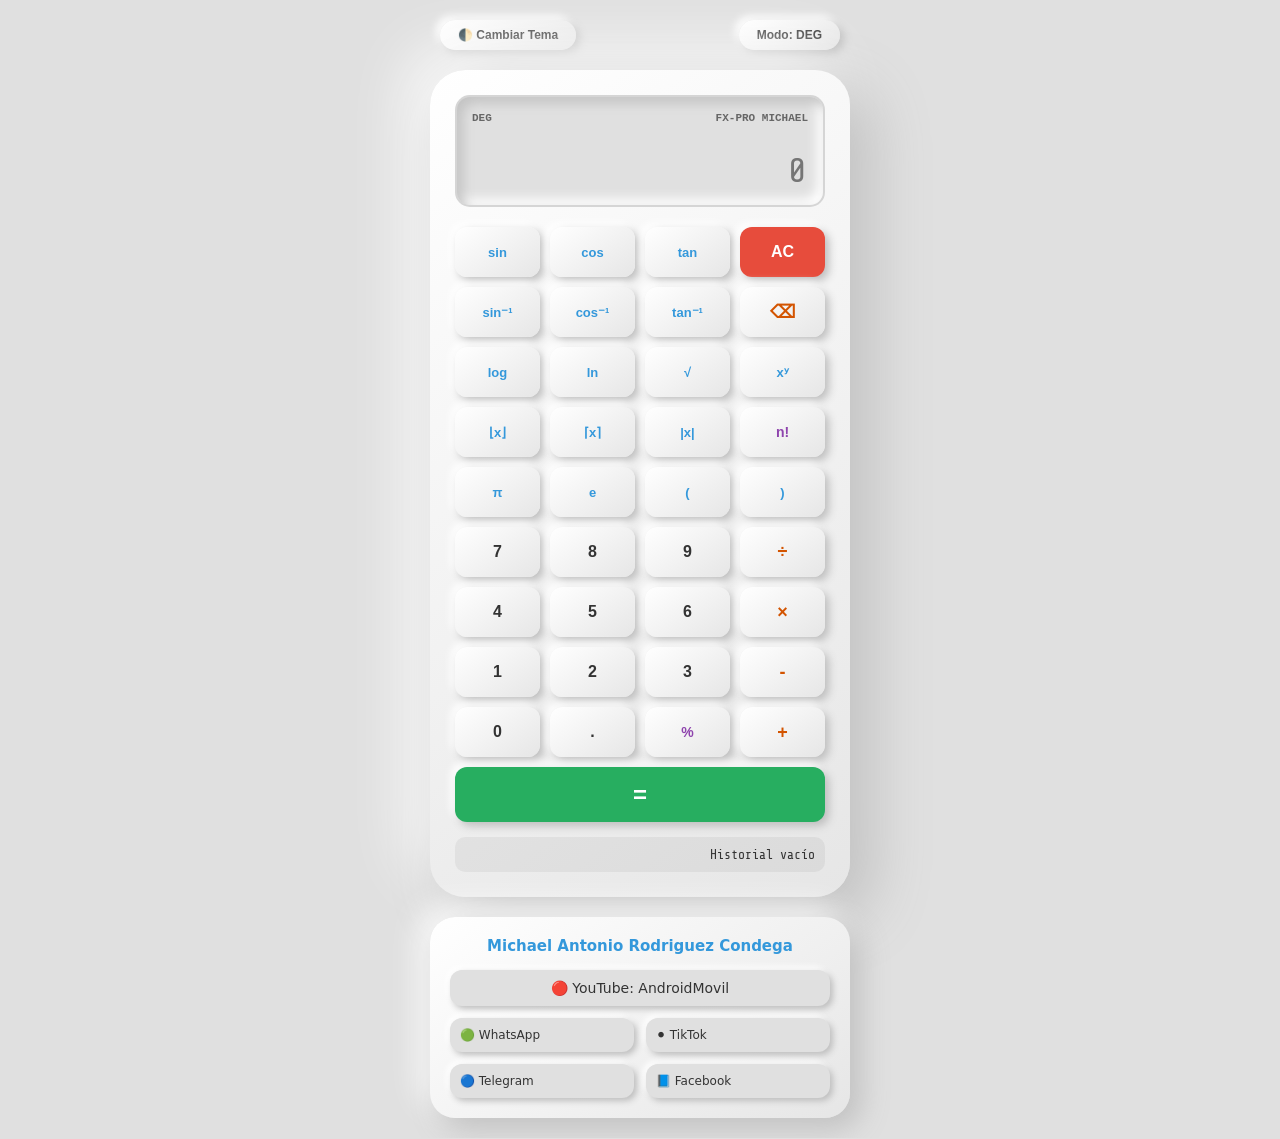
<file: index.html>
<!DOCTYPE html>
<html lang="es">
<head>
    <meta charset="UTF-8">
    <meta name="viewport" content="width=device-width, initial-scale=1.0">
    <meta name="description" content="Calculadora científica y financiera con diseño neumórfico. Desarrollada con HTML5, CSS3 y JavaScript puro. Incluye modo oscuro, historial y funciones avanzadas.">
    <meta name="keywords" content="calculadora científica, calculadora web, calculadora neumórfica, HTML5, CSS3, JavaScript, desarrollo web, portafolio, Michael Antonio Rodriguez Condega, calculadora online">
    <meta name="author" content="Michael Antonio Rodriguez Condega">
    
    <title>Calculadora Científica Pro - Michael</title>
    <link href="https://fonts.googleapis.com/css2?family=Share+Tech+Mono&display=swap" rel="stylesheet">
    
    <link rel="stylesheet" href="style.css">
</head>
<body>

<div class="container">
    <div class="top-controls">
        <button class="mode-btn" onclick="toggleTheme()">🌓 Cambiar Tema</button>
        <button id="deg-rad" class="mode-btn" onclick="toggleDegRad()">Modo: DEG</button>
    </div>

    <div class="calc">
        <div class="screen">
            <div class="info-panel">
                <span id="mode-info">DEG</span>
                <span>FX-PRO MICHAEL</span>
            </div>
            <div id="expression" class="expression"></div>
            <input type="text" id="display" placeholder="0" readonly>
        </div>
        
        <div class="buttons">
            <button class="btn btn-func" onclick="addFunc('sin')">sin</button>
            <button class="btn btn-func" onclick="addFunc('cos')">cos</button>
            <button class="btn btn-func" onclick="addFunc('tan')">tan</button>
            <button class="btn btn-clear" onclick="clearAll()">AC</button>
            
            <button class="btn btn-func" onclick="addFunc('asin')">sin⁻¹</button>
            <button class="btn btn-func" onclick="addFunc('acos')">cos⁻¹</button>
            <button class="btn btn-func" onclick="addFunc('atan')">tan⁻¹</button>
            <button class="btn btn-op" onclick="backspace()">⌫</button>
            
            <button class="btn btn-func" onclick="addFunc('log10')">log</button>
            <button class="btn btn-func" onclick="addFunc('log')">ln</button>
            <button class="btn btn-func" onclick="addFunc('sqrt')">√</button>
            <button class="btn btn-func" onclick="addChar('**')">xʸ</button>

            <button class="btn btn-func" onclick="addFunc('floor')">⌊x⌋</button>
            <button class="btn btn-func" onclick="addFunc('ceil')">⌈x⌉</button>
            <button class="btn btn-func" onclick="addFunc('abs')">|x|</button>
            <button class="btn btn-mem" onclick="addFact()">n!</button>

            <button class="btn btn-func" onclick="addChar('Math.PI')">π</button>
            <button class="btn btn-func" onclick="addChar('Math.E')">e</button>
            <button class="btn btn-func" onclick="addChar('(')">(</button>
            <button class="btn btn-func" onclick="addChar(')')">)</button>

            <button class="btn" onclick="addChar('7')">7</button>
            <button class="btn" onclick="addChar('8')">8</button>
            <button class="btn" onclick="addChar('9')">9</button>
            <button class="btn btn-op" onclick="addChar('/')">÷</button>
            
            <button class="btn" onclick="addChar('4')">4</button>
            <button class="btn" onclick="addChar('5')">5</button>
            <button class="btn" onclick="addChar('6')">6</button>
            <button class="btn btn-op" onclick="addChar('*')">×</button>
            
            <button class="btn" onclick="addChar('1')">1</button>
            <button class="btn" onclick="addChar('2')">2</button>
            <button class="btn" onclick="addChar('3')">3</button>
            <button class="btn btn-op" onclick="addChar('-')">-</button>
            
            <button class="btn" onclick="addChar('0')">0</button>
            <button class="btn" onclick="addChar('.')">.</button>
            <button class="btn btn-mem" onclick="addChar('%')">%</button>
            <button class="btn btn-op" onclick="addChar('+')">+</button>

            <button class="btn btn-eq" onclick="calculate()">=</button>
        </div>

        <div class="history-panel" id="history">
            Historial vacío
        </div>
    </div>

    <div class="footer">
        <h3>Michael Antonio Rodriguez Condega</h3>
        <div class="social-grid">
            <a href="https://youtube.com/@androidmovil" target="_blank" class="youtube-btn">🔴 YouTube: AndroidMovil</a>
            <a href="https://wa.me/message/IABPSKHOKNXLL1" target="_blank">🟢 WhatsApp</a>
            <a href="https://www.tiktok.com/@michaelarc1" target="_blank">⚫ TikTok</a>
            <a href="https://t.me/Michael_Antonio_Rodriguez" target="_blank">🔵 Telegram</a>
            <a href="https://www.facebook.com/share/1BScNU3XgD/" target="_blank">📘 Facebook</a>
        </div>
    </div>
</div>

<script src="script.js"></script>
</body>
</html>
</file>
<file: style.css>
:root {
    --bg: #e0e0e0;
    --calc-bg: linear-gradient(145deg, #ffffff, #e6e6e6);
    --text: #333;
    --shadow1: #bebebe;
    --shadow2: #ffffff;
    --accent-green: #27ae60;
    --accent-blue: #3498db;
    --accent-red: #e74c3c;
    --screen-bg: inset 6px 6px 12px #c4c4c4, inset -6px -6px 12px #ffffff;
}

[data-theme="dark"] {
    --bg: #1a1a1a;
    --calc-bg: linear-gradient(145deg, #1e1e1e, #171717);
    --text: #e0e0e0;
    --shadow1: #0d0d0d;
    --shadow2: #262626;
    --screen-bg: inset 6px 6px 12px #0a0a0a, inset -6px -6px 12px #2a2a2a;
}

* { margin: 0; padding: 0; box-sizing: border-box; transition: all 0.3s ease; }

body { 
    background: var(--bg); 
    display: flex; 
    justify-content: center; 
    align-items: center; 
    min-height: 100vh; 
    font-family: 'Segoe UI', system-ui, sans-serif; 
    padding: 20px;
    color: var(--text);
}

.container { display: flex; flex-direction: column; align-items: center; gap: 20px; width: 100%; max-width: 420px; }

/* Controles Superiores */
.top-controls {
    display: flex;
    justify-content: space-between;
    width: 100%;
    padding: 0 10px;
}

.mode-btn {
    padding: 8px 18px;
    border-radius: 20px;
    border: none;
    background: var(--calc-bg);
    box-shadow: 4px 4px 8px var(--shadow1), -4px -4px 8px var(--shadow2);
    cursor: pointer;
    font-size: 12px;
    font-weight: bold;
    color: var(--text);
}

.mode-btn:active { box-shadow: inset 3px 3px 6px var(--shadow1), inset -3px -3px 6px var(--shadow2); }

/* Calculadora */
.calc { 
    background: var(--calc-bg); 
    padding: 25px; 
    border-radius: 35px; 
    box-shadow: 20px 20px 60px var(--shadow1), -20px -20px 60px var(--shadow2); 
    width: 100%;
}

/* Pantalla */
.screen {
    background: var(--bg);
    border-radius: 15px;
    padding: 15px;
    box-shadow: var(--screen-bg);
    margin-bottom: 20px;
    border: 2px solid rgba(0,0,0,0.05);
}

.info-panel {
    display: flex;
    justify-content: space-between;
    font-size: 11px;
    opacity: 0.7;
    margin-bottom: 8px;
    font-weight: bold;
    font-family: monospace;
}

.expression { 
    font-size: 15px; 
    color: var(--accent-blue); 
    text-align: right; 
    min-height: 20px; 
    font-family: 'Share Tech Mono', monospace;
    opacity: 0.8;
    letter-spacing: 1px;
}

#display { 
    width: 100%; 
    border: none; 
    background: transparent;
    text-align: right; 
    font-size: 34px; 
    color: var(--text); 
    outline: none;
    font-family: 'Share Tech Mono', monospace;
    letter-spacing: 2px;
}

/* Botones unificados */
.buttons { display: grid; grid-template-columns: repeat(4, 1fr); gap: 10px; }

.btn { 
    height: 50px; 
    border-radius: 12px; 
    border: none; 
    background: var(--calc-bg); 
    box-shadow: 4px 4px 8px var(--shadow1), -4px -4px 8px var(--shadow2); 
    cursor: pointer; 
    font-size: 16px; 
    font-weight: 600; 
    color: var(--text);
    display: flex; align-items: center; justify-content: center;
}

.btn:active { box-shadow: inset 3px 3px 6px var(--shadow1), inset -3px -3px 6px var(--shadow2); transform: scale(0.95); }

.btn-op { color: #d35400; font-size: 18px; }
.btn-func { color: var(--accent-blue); font-size: 13px; }
.btn-mem { color: #8e44ad; font-size: 14px; }
.btn-clear { background: var(--accent-red); color: white; }

/* Modificación para que el igual ocupe 4 columnas */
.btn-eq { 
    grid-column: span 4; 
    background: var(--accent-green); 
    color: white; 
    font-size: 24px; 
    height: 55px; /* Ligeramente más alto para destacar */
}

/* Historial */
.history-panel {
    width: 100%;
    max-height: 90px;
    overflow-y: auto;
    font-size: 13px;
    margin-top: 15px;
    padding: 10px;
    border-radius: 10px;
    background: rgba(0,0,0,0.05);
    text-align: right;
    font-family: 'Share Tech Mono', monospace;
}

.history-panel p { margin-bottom: 5px; opacity: 0.7; border-bottom: 1px solid rgba(0,0,0,0.05); padding-bottom: 3px;}

/* Branding Footer */
.footer { 
    text-align: center; 
    background: var(--calc-bg); 
    padding: 20px; 
    border-radius: 25px; 
    box-shadow: 10px 10px 30px var(--shadow1), -10px -10px 30px var(--shadow2); 
    width: 100%; 
}

.footer h3 { margin-bottom: 15px; font-size: 15px; color: var(--accent-blue); font-weight: bold;}

.social-grid {
    display: grid;
    grid-template-columns: 1fr 1fr;
    gap: 12px;
}

.footer a { 
    text-decoration: none; 
    color: var(--text); 
    font-size: 12px; 
    display: flex; 
    align-items: center; 
    gap: 8px; 
    padding: 10px;
    border-radius: 12px;
    background: var(--bg);
    box-shadow: 3px 3px 6px var(--shadow1), -3px -3px 6px var(--shadow2);
    font-weight: 500;
}

.footer a:hover { transform: translateY(-3px); color: var(--accent-blue); }

/* Estilo especial para destacar YouTube */
.youtube-btn {
    grid-column: span 2;
    justify-content: center;
    font-size: 14px !important;
}

@media (max-width: 400px) {
    .buttons { gap: 8px; }
    .btn { height: 45px; font-size: 14px; }
    #display { font-size: 28px; }
}
</file>
